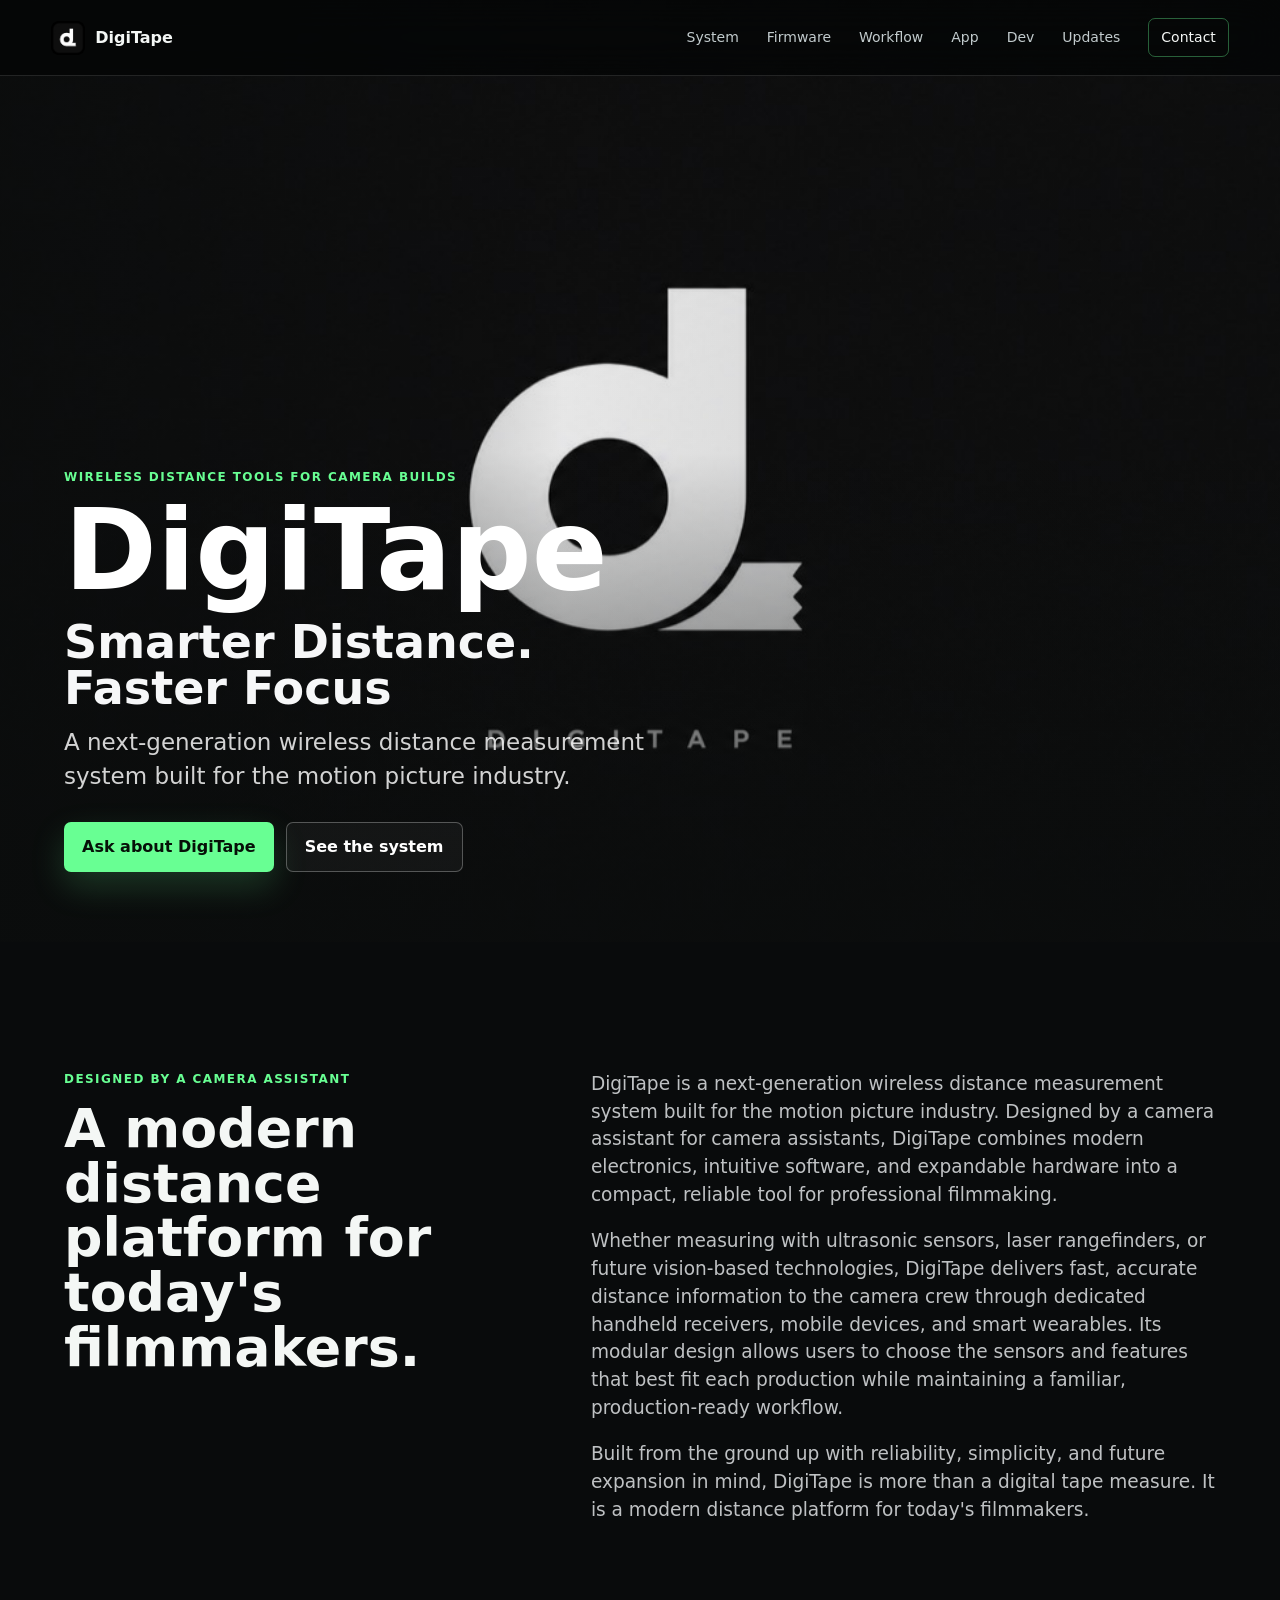
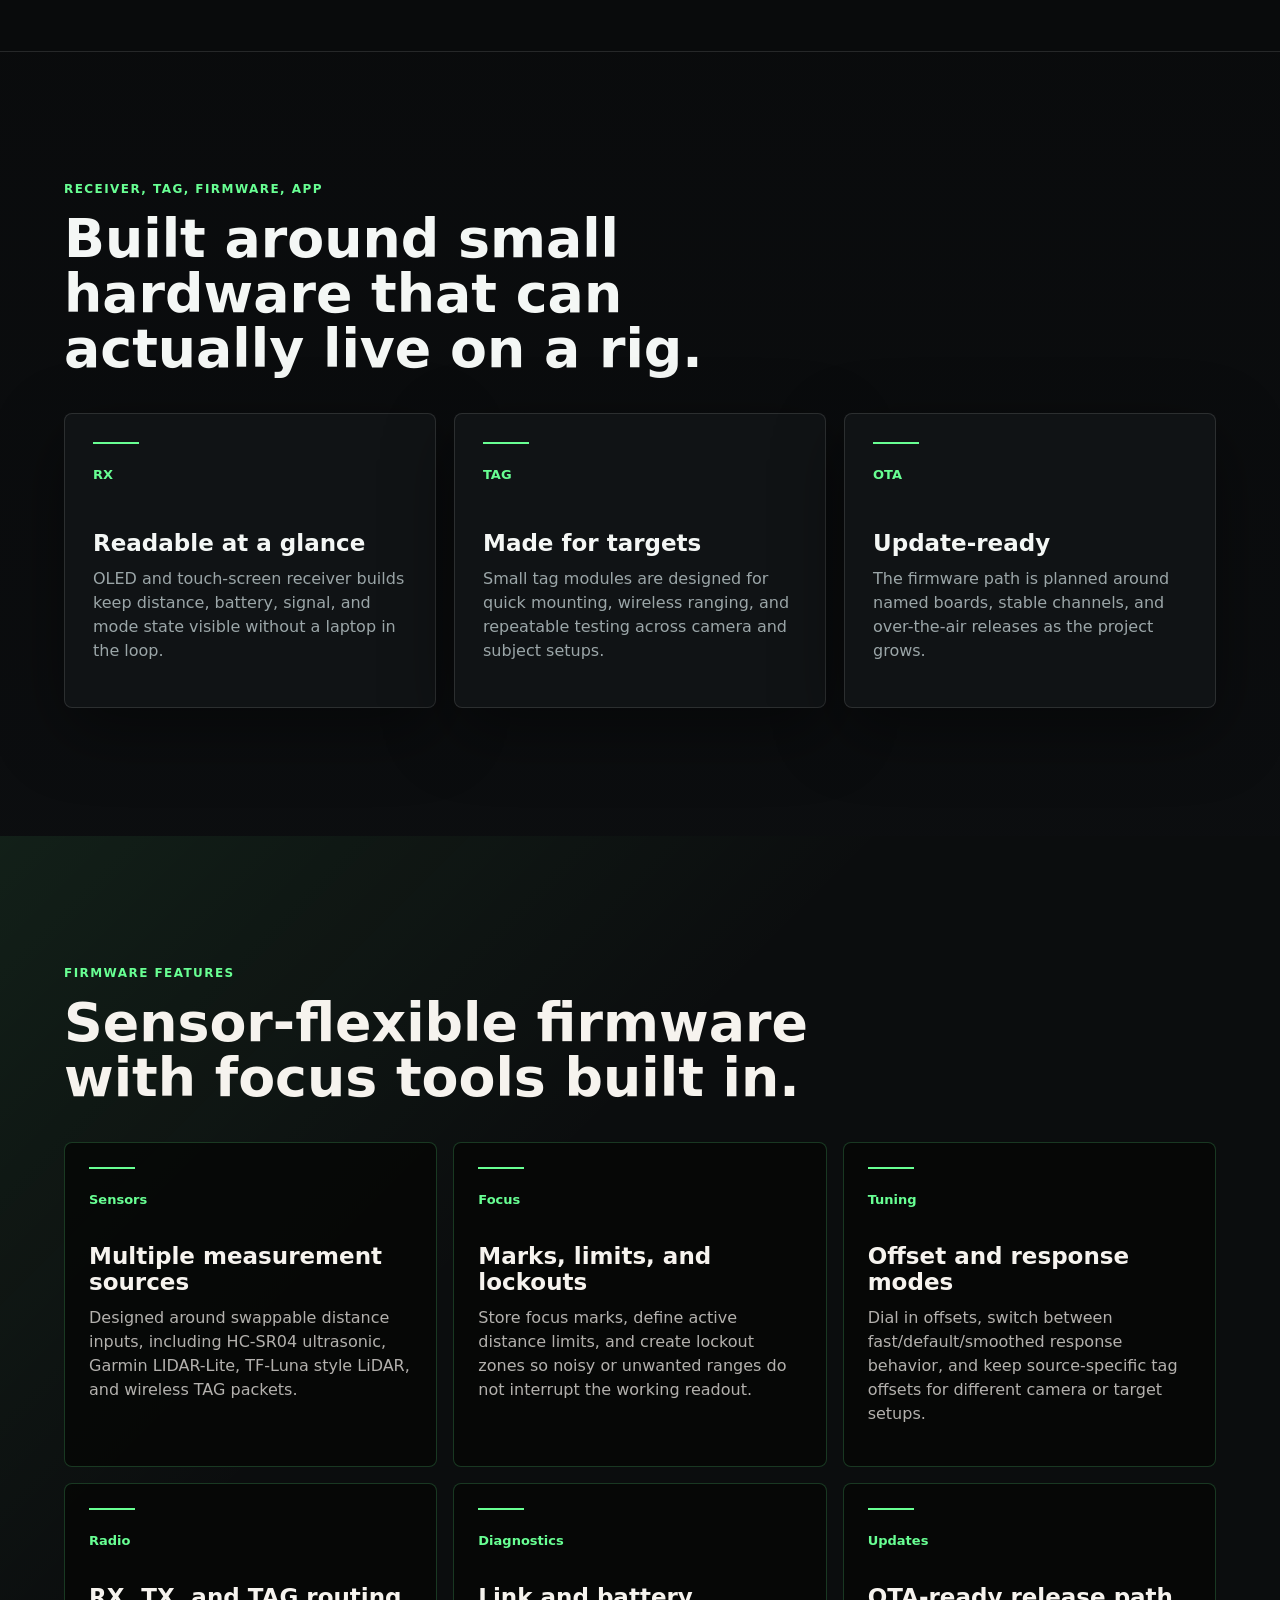
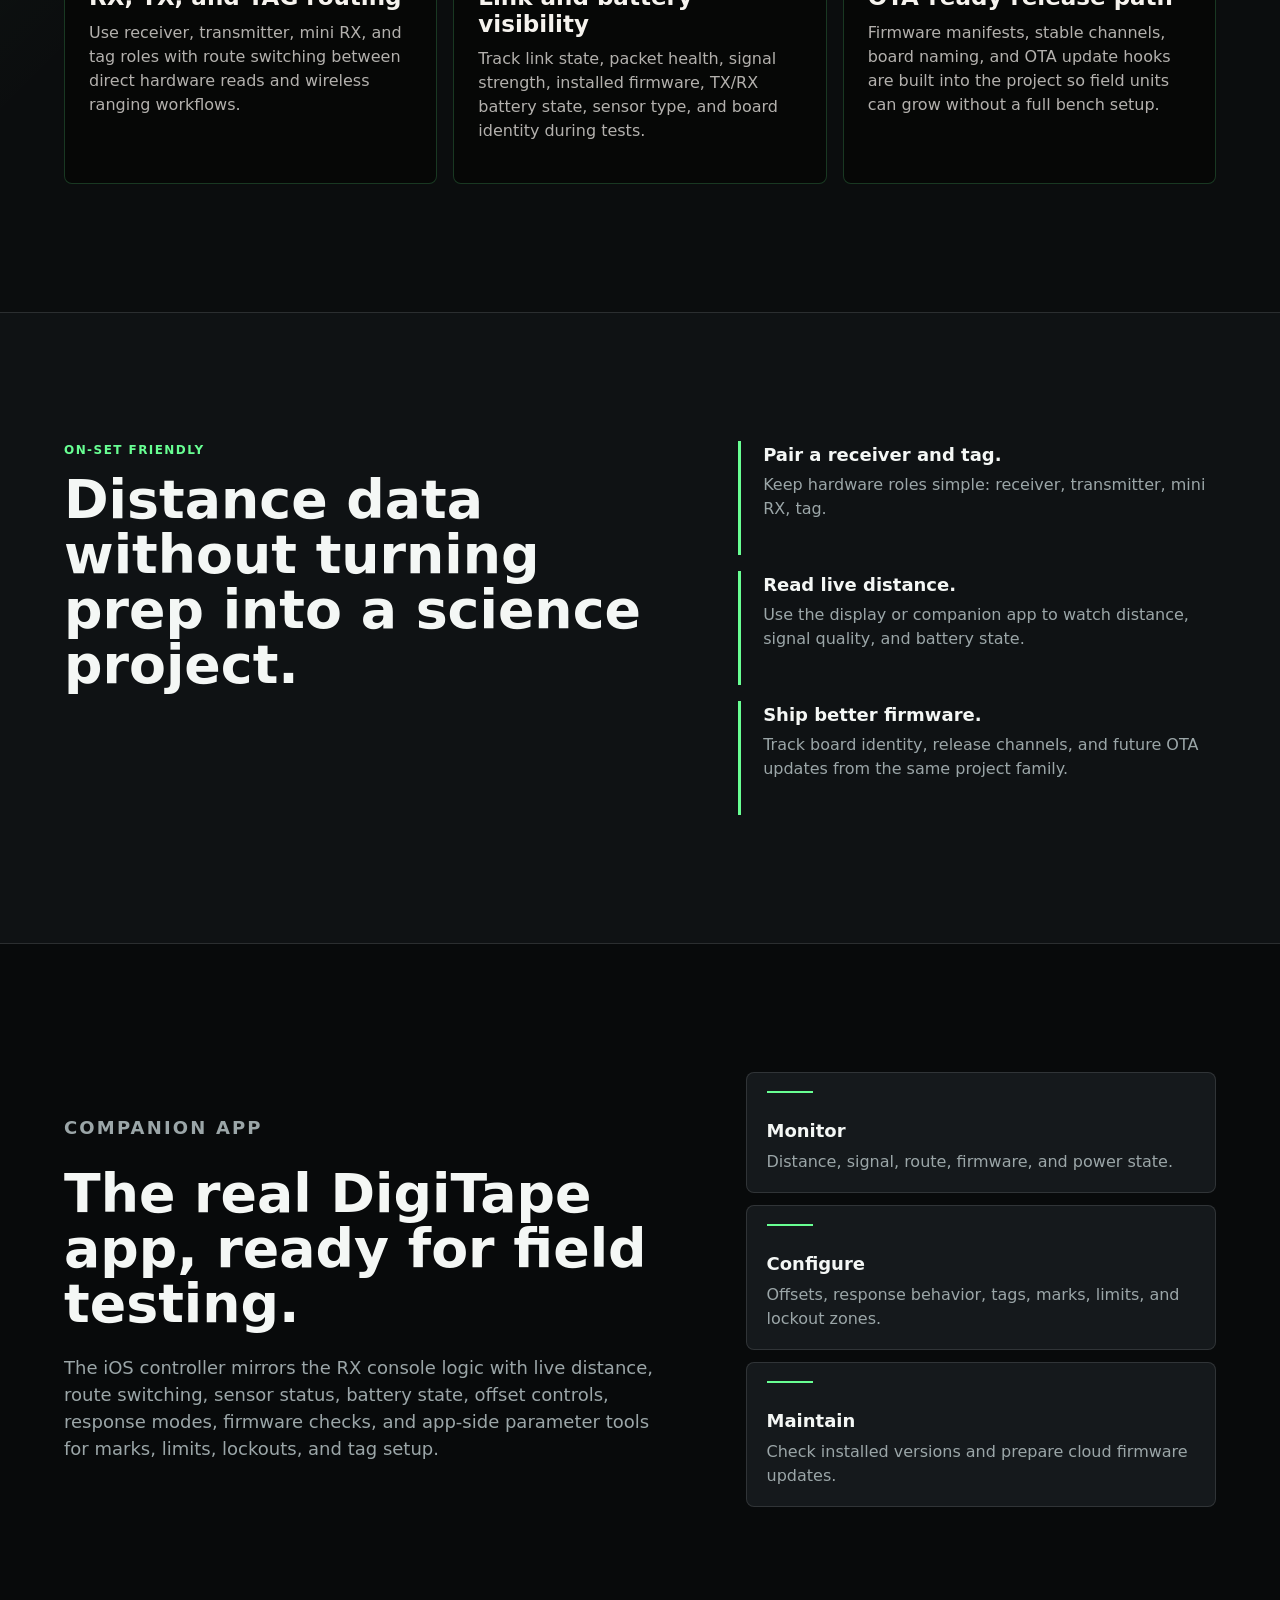
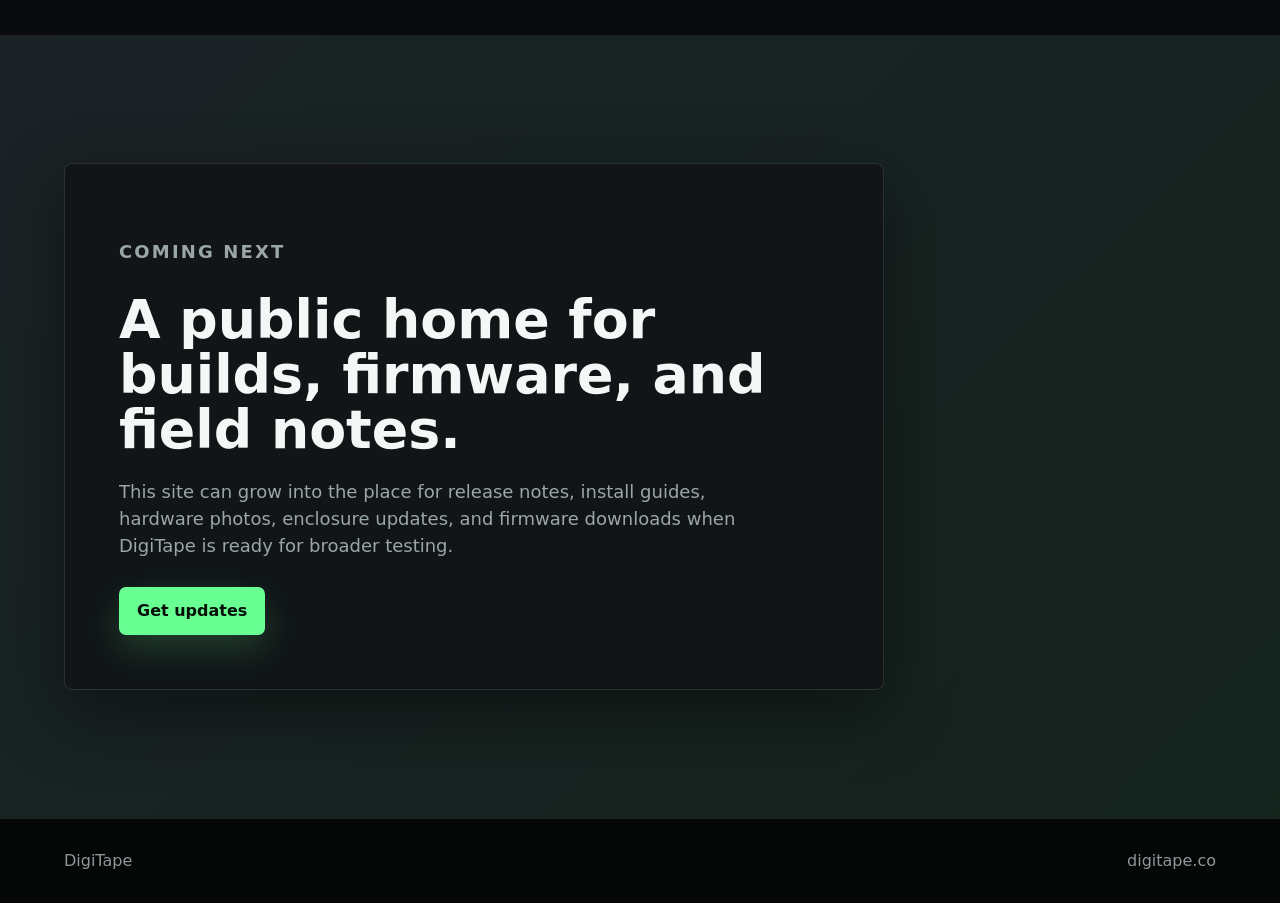
<file: index.html>
<!doctype html>
<html lang="en">
  <head>
    <meta charset="utf-8">
    <meta name="viewport" content="width=device-width, initial-scale=1">
    <meta name="description" content="Smarter Distance. Faster Focus. DigiTape is a next-generation wireless distance measurement system built for the motion picture industry.">
    <title>DigiTape</title>
    <link rel="icon" href="assets/digitape-logo.jpg">
    <link rel="apple-touch-icon" href="assets/digitape-logo.jpg">
    <link rel="preload" href="assets/digitape-logo.jpg" as="image">
    <link rel="preload" href="assets/digitape-splash.jpg" as="image">
    <link rel="stylesheet" href="styles.css">
  </head>
  <body>
    <header class="site-header">
      <a class="brand" href="#top" aria-label="DigiTape home">
        <img class="brand-logo" src="assets/digitape-logo.jpg" alt="" width="1254" height="1254" aria-hidden="true">
        <span>DigiTape</span>
      </a>
      <nav aria-label="Primary">
        <a href="#system">System</a>
        <a href="#firmware">Firmware</a>
        <a href="#workflow">Workflow</a>
        <a href="#app">App</a>
        <a href="dev/">Dev</a>
        <a href="#updates">Updates</a>
        <a class="nav-cta" href="mailto:hello@digitape.co">Contact</a>
      </nav>
    </header>

    <main id="top">
      <section class="hero" aria-labelledby="hero-title">
        <img class="hero-image" src="assets/digitape-splash.jpg" alt="DigiTape logo splash on a black background" width="1280" height="720">
        <div class="hero-overlay">
          <p class="eyebrow">Wireless distance tools for camera builds</p>
          <h1 id="hero-title">DigiTape</h1>
          <p class="hero-tagline">Smarter Distance. Faster Focus</p>
          <p class="hero-copy">
            A next-generation wireless distance measurement system built for the motion picture industry.
          </p>
          <div class="hero-actions" aria-label="DigiTape actions">
            <a class="button primary" href="mailto:hello@digitape.co?subject=DigiTape%20inquiry">Ask about DigiTape</a>
            <a class="button secondary" href="#system">See the system</a>
          </div>
        </div>
      </section>

      <section class="section platform-section" aria-labelledby="platform-title">
        <div class="section-heading">
          <p class="eyebrow">Designed by a camera assistant</p>
          <h2 id="platform-title">A modern distance platform for today&apos;s filmmakers.</h2>
        </div>
        <div class="platform-copy">
          <p>
            DigiTape is a next-generation wireless distance measurement system built for the motion picture industry. Designed by a camera assistant for camera assistants, DigiTape combines modern electronics, intuitive software, and expandable hardware into a compact, reliable tool for professional filmmaking.
          </p>
          <p>
            Whether measuring with ultrasonic sensors, laser rangefinders, or future vision-based technologies, DigiTape delivers fast, accurate distance information to the camera crew through dedicated handheld receivers, mobile devices, and smart wearables. Its modular design allows users to choose the sensors and features that best fit each production while maintaining a familiar, production-ready workflow.
          </p>
          <p>
            Built from the ground up with reliability, simplicity, and future expansion in mind, DigiTape is more than a digital tape measure. It is a modern distance platform for today&apos;s filmmakers.
          </p>
        </div>
      </section>

      <section id="system" class="section system-section" aria-labelledby="system-title">
        <div class="section-heading">
          <p class="eyebrow">Receiver, tag, firmware, app</p>
          <h2 id="system-title">Built around small hardware that can actually live on a rig.</h2>
        </div>
        <div class="feature-grid">
          <article>
            <span class="feature-kicker">RX</span>
            <h3>Readable at a glance</h3>
            <p>OLED and touch-screen receiver builds keep distance, battery, signal, and mode state visible without a laptop in the loop.</p>
          </article>
          <article>
            <span class="feature-kicker">TAG</span>
            <h3>Made for targets</h3>
            <p>Small tag modules are designed for quick mounting, wireless ranging, and repeatable testing across camera and subject setups.</p>
          </article>
          <article>
            <span class="feature-kicker">OTA</span>
            <h3>Update-ready</h3>
            <p>The firmware path is planned around named boards, stable channels, and over-the-air releases as the project grows.</p>
          </article>
        </div>
      </section>

      <section id="firmware" class="section firmware-section" aria-labelledby="firmware-title">
        <div class="section-heading">
          <p class="eyebrow">Firmware features</p>
          <h2 id="firmware-title">Sensor-flexible firmware with focus tools built in.</h2>
        </div>
        <div class="firmware-grid">
          <article>
            <span class="feature-kicker">Sensors</span>
            <h3>Multiple measurement sources</h3>
            <p>Designed around swappable distance inputs, including HC-SR04 ultrasonic, Garmin LIDAR-Lite, TF-Luna style LiDAR, and wireless TAG packets.</p>
          </article>
          <article>
            <span class="feature-kicker">Focus</span>
            <h3>Marks, limits, and lockouts</h3>
            <p>Store focus marks, define active distance limits, and create lockout zones so noisy or unwanted ranges do not interrupt the working readout.</p>
          </article>
          <article>
            <span class="feature-kicker">Tuning</span>
            <h3>Offset and response modes</h3>
            <p>Dial in offsets, switch between fast/default/smoothed response behavior, and keep source-specific tag offsets for different camera or target setups.</p>
          </article>
          <article>
            <span class="feature-kicker">Radio</span>
            <h3>RX, TX, and TAG routing</h3>
            <p>Use receiver, transmitter, mini RX, and tag roles with route switching between direct hardware reads and wireless ranging workflows.</p>
          </article>
          <article>
            <span class="feature-kicker">Diagnostics</span>
            <h3>Link and battery visibility</h3>
            <p>Track link state, packet health, signal strength, installed firmware, TX/RX battery state, sensor type, and board identity during tests.</p>
          </article>
          <article>
            <span class="feature-kicker">Updates</span>
            <h3>OTA-ready release path</h3>
            <p>Firmware manifests, stable channels, board naming, and OTA update hooks are built into the project so field units can grow without a full bench setup.</p>
          </article>
        </div>
      </section>

      <section id="workflow" class="section split-section" aria-labelledby="workflow-title">
        <div>
          <p class="eyebrow">On-set friendly</p>
          <h2 id="workflow-title">Distance data without turning prep into a science project.</h2>
        </div>
        <div class="workflow-list">
          <div>
            <strong>Pair a receiver and tag.</strong>
            <p>Keep hardware roles simple: receiver, transmitter, mini RX, tag.</p>
          </div>
          <div>
            <strong>Read live distance.</strong>
            <p>Use the display or companion app to watch distance, signal quality, and battery state.</p>
          </div>
          <div>
            <strong>Ship better firmware.</strong>
            <p>Track board identity, release channels, and future OTA updates from the same project family.</p>
          </div>
        </div>
      </section>

      <section id="app" class="section app-section" aria-labelledby="app-title">
        <div class="app-copy">
          <p class="eyebrow">Companion app</p>
          <h2 id="app-title">The real DigiTape app, ready for field testing.</h2>
          <p>
            The iOS controller mirrors the RX console logic with live distance, route switching, sensor status, battery state, offset controls, response modes, firmware checks, and app-side parameter tools for marks, limits, lockouts, and tag setup.
          </p>
        </div>
        <div class="app-feature-list">
          <div><strong>Monitor</strong><span>Distance, signal, route, firmware, and power state.</span></div>
          <div><strong>Configure</strong><span>Offsets, response behavior, tags, marks, limits, and lockout zones.</span></div>
          <div><strong>Maintain</strong><span>Check installed versions and prepare cloud firmware updates.</span></div>
        </div>
      </section>

      <section id="updates" class="section updates-section" aria-labelledby="updates-title">
        <div class="updates-panel">
          <p class="eyebrow">Coming next</p>
          <h2 id="updates-title">A public home for builds, firmware, and field notes.</h2>
          <p>
            This site can grow into the place for release notes, install guides, hardware photos, enclosure updates, and firmware downloads when DigiTape is ready for broader testing.
          </p>
          <a class="button primary" href="mailto:hello@digitape.co?subject=DigiTape%20updates">Get updates</a>
        </div>
      </section>
    </main>

    <footer class="site-footer">
      <span>DigiTape</span>
      <span>digitape.co</span>
    </footer>
  </body>
</html>
</file>
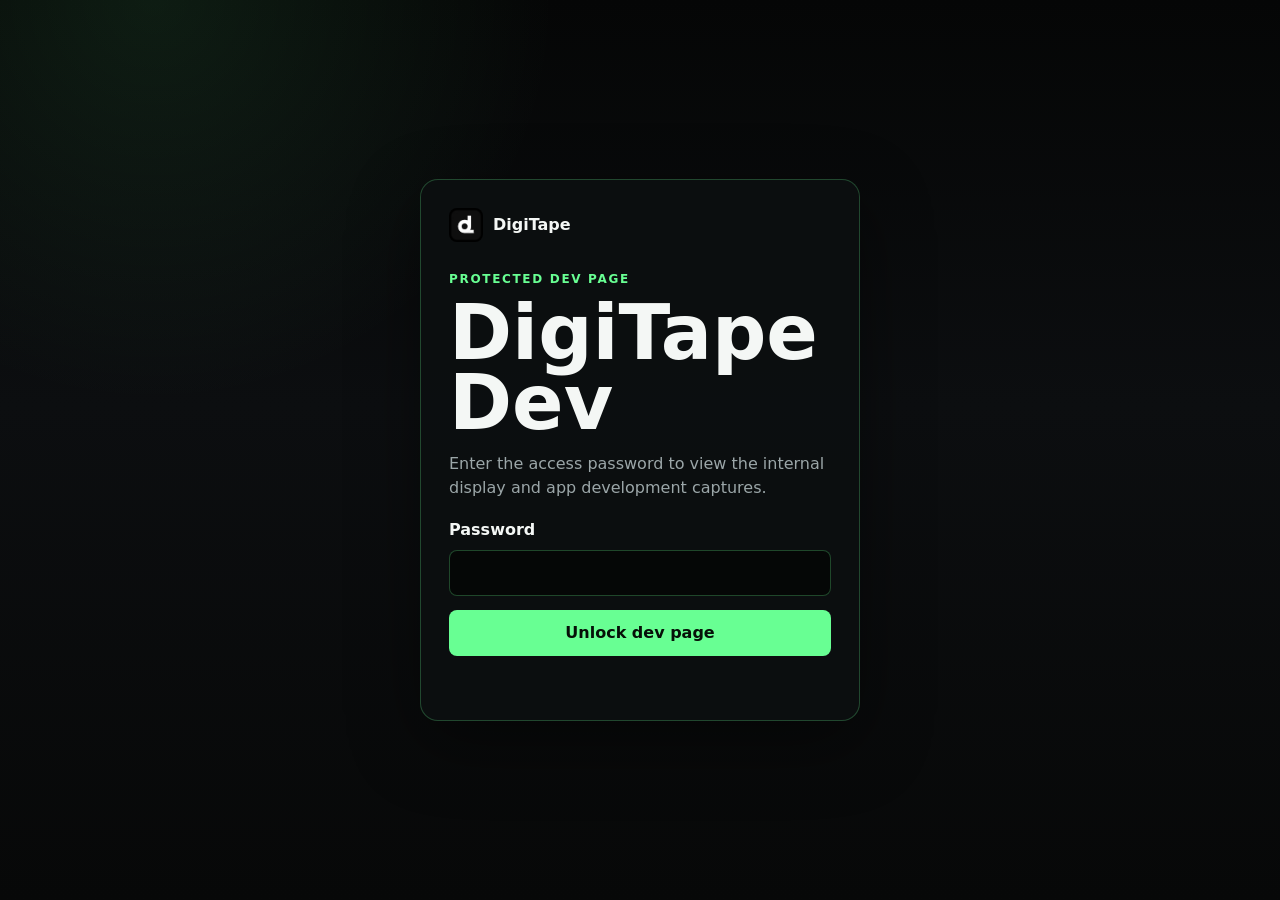
<file: dev/index.html>
<!doctype html>
<html lang="en">
  <head>
    <meta charset="utf-8">
    <meta name="viewport" content="width=device-width, initial-scale=1">
    <title>DigiTape Dev</title>
    <link rel="icon" href="../assets/digitape-logo.jpg">
    <link rel="stylesheet" href="style.css">
  </head>
  <body>
    <section class="gate" id="gate" aria-labelledby="gate-title">
      <form class="gate-card" id="gate-form">
        <a class="brand" href="../">
          <img src="../assets/digitape-logo.jpg" alt="" width="1254" height="1254" aria-hidden="true">
          <span>DigiTape</span>
        </a>
        <p class="eyebrow">Protected dev page</p>
        <h1 id="gate-title">DigiTape Dev</h1>
        <p>Enter the access password to view the internal display and app development captures.</p>
        <label>
          Password
          <input id="gate-password" type="password" autocomplete="current-password" required>
        </label>
        <button type="submit">Unlock dev page</button>
        <p class="gate-error" id="gate-error" role="alert" aria-live="polite"></p>
      </form>
    </section>

    <main class="dev is-locked" id="dev-content">
      <header class="dev-header">
        <a class="brand" href="../">
          <img src="../assets/digitape-logo.jpg" alt="" width="1254" height="1254" aria-hidden="true">
          <span>DigiTape</span>
        </a>
        <a class="back-link" href="../">Back to site</a>
      </header>

      <section class="intro">
        <p class="eyebrow">DigiTape Dev</p>
        <h1>Display, firmware, and app workbench.</h1>
        <p>
          Live browser simulator for checking RX display behavior while tuning firmware and app state.
        </p>
      </section>

      <section class="panel simulator-panel" aria-labelledby="sim-title">
        <div class="section-heading">
          <p class="eyebrow">Live simulator</p>
          <h2 id="sim-title">Interactive RX simulator</h2>
          <p>Adjust the core RX display state directly in the browser.</p>
        </div>
        <iframe class="sim-frame" src="rx241-simulator/" title="Interactive DigiTape RX 2.41 simulator" scrolling="no"></iframe>
      </section>
    </main>

    <script>
      const passwordHash = "582b16576953510c763c95b6d5b1b098b63f9ce7b8dbf36eab66df2ce847a8a8";
      const gate = document.querySelector("#gate");
      const content = document.querySelector("#dev-content");
      const form = document.querySelector("#gate-form");
      const input = document.querySelector("#gate-password");
      const error = document.querySelector("#gate-error");

      function unlock() {
        sessionStorage.setItem("digitape-dev-unlocked", "true");
        gate.hidden = true;
        content.classList.remove("is-locked");
      }

      async function sha256(value) {
        const data = new TextEncoder().encode(value);
        const digest = await crypto.subtle.digest("SHA-256", data);
        return Array.from(new Uint8Array(digest)).map((byte) => byte.toString(16).padStart(2, "0")).join("");
      }

      if (sessionStorage.getItem("digitape-dev-unlocked") === "true") {
        unlock();
      }

      form.addEventListener("submit", async (event) => {
        event.preventDefault();
        error.textContent = "";
        if (await sha256(input.value) === passwordHash) {
          unlock();
        } else {
          input.value = "";
          input.focus();
          error.textContent = "Password did not match.";
        }
      });
    </script>
  </body>
</html>
</file>
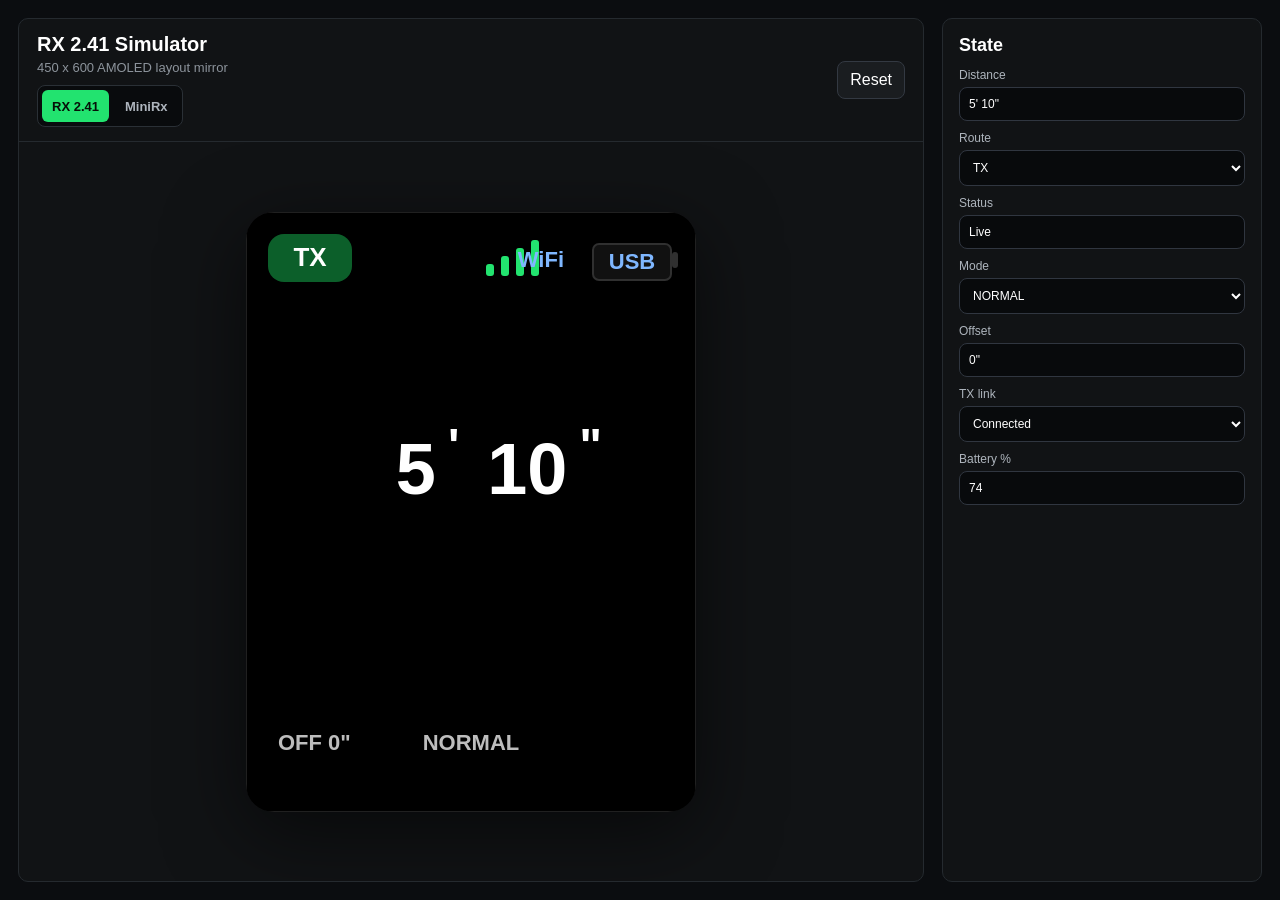
<file: dev/rx241-simulator/index.html>
<!doctype html>
<html lang="en">
<head>
  <meta charset="utf-8">
  <meta name="viewport" content="width=device-width, initial-scale=1">
  <title>DigiTape RX Simulator</title>
  <link rel="stylesheet" href="styles.css">
</head>
<body>
  <main class="app-shell">
    <section class="sim-panel" aria-label="Mini RX simulator">
      <div class="toolbar">
        <div>
          <h1 id="simTitle">RX 2.41 Simulator</h1>
          <p id="simSubtitle">450 x 600 AMOLED layout mirror</p>
          <div class="sim-tabs" role="tablist" aria-label="Simulator model">
            <button class="sim-tab is-active" id="tab-rx241" type="button" role="tab" aria-selected="true" data-profile="rx241">RX 2.41</button>
            <button class="sim-tab" id="tab-mini18" type="button" role="tab" aria-selected="false" data-profile="mini18">MiniRx</button>
          </div>
        </div>
        <div class="toolbar-actions">
          <button id="resetState" type="button">Reset</button>
        </div>
      </div>

      <div class="workspace">
        <div class="device-frame" id="deviceFrame">
          <div class="screen" id="screen" data-screen="home" aria-label="Simulated Mini RX display">
            <div class="page page-home active" data-page="home">
              <button class="tx-pill hit" id="txPill" type="button" title="Tap TX/source"></button>
              <button class="signal-hit hit" id="signalHit" type="button" title="Connection page"></button>
              <div class="signal-bars" id="signalBars" aria-hidden="true"></div>
              <div class="wifi-icon" id="wifiIcon">WiFi</div>
              <button class="battery-pill hit" id="batteryPill" type="button" title="Power page"></button>

              <div class="distance-readout" aria-label="Distance readout">
                <div class="feet-number" id="feetNumber"></div>
                <div class="feet-marker">'</div>
                <div class="inch-number" id="inchNumber"></div>
                <div class="inch-marker">&quot;</div>
              </div>

              <div class="status-line" id="statusLine"></div>
              <button class="bottom-offset hit" id="offsetLabel" type="button" title="Cycle offset"></button>
              <button class="bottom-mode hit" id="modeLabel" type="button" title="Cycle mode"></button>
              <button class="settings-hotspot hit" id="settingsHotspot" type="button" title="Settings"></button>
            </div>

            <div class="page page-settings" data-page="settings">
              <div class="page-title small">SETTINGS</div>
              <button class="menu-button" data-open="brightness" type="button">Brightness</button>
              <button class="menu-button" data-open="wifi" type="button">WiFi</button>
              <button class="menu-button" data-open="debug" type="button">Debug WiFi</button>
              <button class="menu-button" data-open="diagnostics" type="button">Diagnostics</button>
            </div>

            <div class="page page-power" data-page="power">
              <button class="back-hotspot" data-open="home" type="button">BACK</button>
              <div class="page-title">POWER</div>
              <pre class="info-block" id="powerInfo"></pre>
            </div>

            <div class="page page-connection" data-page="connection">
              <button class="back-hotspot" data-open="home" type="button">BACK</button>
              <div class="page-title">CONNECTION</div>
              <pre class="info-block" id="connectionInfo"></pre>
            </div>

            <div class="page page-offset" data-page="offset">
              <div class="page-title">OFFSET</div>
              <div class="offset-readout" id="offsetReadout"></div>
              <button class="offset-adjust offset-minus" id="offsetMinus" type="button">-</button>
              <button class="offset-adjust offset-plus" id="offsetPlus" type="button">+</button>
              <button class="menu-close" data-open="home" type="button">MENU</button>
            </div>

            <div class="page page-diagnostics" data-page="diagnostics">
              <button class="back-hotspot" data-open="settings" type="button">BACK</button>
              <div class="page-title">DIAGNOSTICS</div>
              <pre class="diag-block" id="diagInfo"></pre>
            </div>

            <div class="page page-generic" data-page="brightness">
              <button class="back-hotspot" data-open="settings" type="button">BACK</button>
              <div class="page-title small">BRIGHTNESS</div>
              <div class="generic-title">Display</div>
              <input id="brightnessSlider" class="brightness-slider" type="range" min="30" max="255" value="255">
            </div>

            <div class="page page-generic" data-page="wifi">
              <button class="back-hotspot" data-open="settings" type="button">BACK</button>
              <div class="wifi-large">WiFi</div>
              <div class="generic-title">WiFi</div>
              <pre class="center-info" id="wifiInfo"></pre>
            </div>

            <div class="page page-generic" data-page="debug">
              <button class="back-hotspot" data-open="settings" type="button">BACK</button>
              <div class="page-title small">DEBUG WIFI</div>
              <div class="generic-title">Preview Mode</div>
              <pre class="center-info">Browser simulator\nNo BLE while debug WiFi is active</pre>
            </div>
          </div>
        </div>
      </div>
    </section>

    <aside class="controls" aria-label="Simulator controls">
      <h2>State</h2>
      <label>Distance
        <input id="distanceInput" type="text" value="5' 10&quot;">
      </label>
      <label>Route
        <select id="routeInput">
          <option value="TX">TX</option>
          <option value="RX">RX</option>
        </select>
      </label>
      <label>Status
        <input id="statusInput" type="text" value="Live">
      </label>
      <label>Mode
        <select id="modeInput">
          <option value="FAST">FAST</option>
          <option value="NORMAL" selected>NORMAL</option>
          <option value="SMOOTH">SMOOTH</option>
          <option value="SLOW">SLOW</option>
        </select>
      </label>
      <label>Offset
        <input id="offsetInput" type="text" value="0&quot;">
      </label>
      <label>TX link
        <select id="connectedInput">
          <option value="true" selected>Connected</option>
          <option value="false">Disconnected</option>
        </select>
      </label>
      <label>Battery %
        <input id="batteryInput" type="number" min="0" max="100" value="74">
      </label>
    </aside>
  </main>

  <script src="app.js"></script>
</body>
</html>
</file>
<file: styles.css>
:root {
  color-scheme: dark;
  --ink: #f4f7f5;
  --muted: #9ba6a8;
  --paper: #070808;
  --panel: #101315;
  --panel-strong: #15191c;
  --line: rgba(244, 247, 245, 0.12);
  --accent: #68ff93;
  --accent-dark: #36c965;
  --amber: #d6ff68;
  --steel: #7ba7b5;
  --shadow: 0 22px 70px rgba(0, 0, 0, 0.44);
}

* {
  box-sizing: border-box;
}

html {
  scroll-behavior: smooth;
}

body {
  margin: 0;
  background:
    radial-gradient(circle at 12% 0%, rgba(104, 255, 147, 0.08), transparent 28%),
    linear-gradient(180deg, #050606 0%, #0c0e10 45%, #070808 100%);
  color: var(--ink);
  font-family: Inter, ui-sans-serif, system-ui, -apple-system, BlinkMacSystemFont, "Segoe UI", sans-serif;
  line-height: 1.5;
}

a {
  color: inherit;
}

.site-header {
  position: fixed;
  top: 0;
  left: 0;
  right: 0;
  z-index: 10;
  display: flex;
  align-items: center;
  justify-content: space-between;
  gap: 24px;
  padding: 18px clamp(18px, 4vw, 52px);
  background: rgba(5, 6, 6, 0.78);
  border-bottom: 1px solid var(--line);
  backdrop-filter: blur(18px);
}

.brand,
nav {
  display: flex;
  align-items: center;
}

.brand {
  gap: 10px;
  font-weight: 800;
  text-decoration: none;
}

.brand-logo {
  display: block;
  width: 34px;
  height: 34px;
  border-radius: 8px;
  background: var(--ink);
  object-fit: cover;
}

nav {
  gap: clamp(12px, 2.3vw, 28px);
  color: #c2cbcd;
  font-size: 14px;
}

nav a {
  text-decoration: none;
}

.nav-cta {
  padding: 8px 12px;
  border: 1px solid rgba(104, 255, 147, 0.36);
  border-radius: 7px;
  color: #f4f7f5;
}

.hero {
  position: relative;
  min-height: 92vh;
  display: grid;
  align-items: end;
  overflow: hidden;
  background: #1a1a18;
}

.hero::after {
  content: "";
  position: absolute;
  inset: 0;
  background:
    linear-gradient(90deg, rgba(10, 12, 12, 0.68), rgba(10, 12, 12, 0.08) 44%, rgba(10, 12, 12, 0.24)),
    linear-gradient(0deg, rgba(10, 12, 12, 0.84), rgba(10, 12, 12, 0.02) 52%);
}

.hero-image {
  position: absolute;
  inset: 0;
  width: 100%;
  height: 100%;
  object-fit: cover;
  object-position: center;
}

.hero-overlay {
  position: relative;
  z-index: 1;
  width: min(760px, calc(100% - 36px));
  padding: 52vh clamp(18px, 5vw, 70px) 70px;
  color: #fff;
}

.eyebrow {
  margin: 0 0 14px;
  color: var(--accent);
  font-size: 12px;
  font-weight: 800;
  letter-spacing: 0.12em;
  text-transform: uppercase;
}

.hero .eyebrow {
  color: var(--accent);
}

h1,
h2,
h3,
p {
  margin-top: 0;
}

h1 {
  margin-bottom: 18px;
  font-size: clamp(56px, 9vw, 112px);
  line-height: 0.9;
  letter-spacing: 0;
}

h2 {
  max-width: 780px;
  margin-bottom: 0;
  font-size: clamp(30px, 4.2vw, 56px);
  line-height: 1.02;
  letter-spacing: 0;
}

h3 {
  margin-bottom: 10px;
  font-size: 23px;
  line-height: 1.15;
  letter-spacing: 0;
}

.hero-copy {
  max-width: 620px;
  margin-bottom: 28px;
  color: rgba(255, 255, 255, 0.82);
  font-size: clamp(18px, 2vw, 23px);
}

.hero-tagline {
  max-width: 680px;
  margin-bottom: 14px;
  color: #f6f7f8;
  font-size: clamp(26px, 4vw, 46px);
  font-weight: 800;
  line-height: 1;
}

.hero-actions {
  display: flex;
  flex-wrap: wrap;
  gap: 12px;
}

.button {
  display: inline-flex;
  min-height: 46px;
  align-items: center;
  justify-content: center;
  padding: 12px 18px;
  border-radius: 7px;
  font-weight: 800;
  text-decoration: none;
}

.button.primary {
  background: var(--accent);
  color: #061008;
  box-shadow: 0 14px 34px rgba(104, 255, 147, 0.18);
}

.button.primary:hover {
  background: var(--accent-dark);
}

.button.secondary {
  border: 1px solid rgba(255, 255, 255, 0.28);
  color: #fff;
  background: rgba(255, 255, 255, 0.04);
}

.section {
  padding: clamp(74px, 10vw, 132px) clamp(18px, 5vw, 70px);
}

.section-heading {
  margin-bottom: 36px;
}

.platform-section {
  display: grid;
  grid-template-columns: minmax(0, 0.72fr) minmax(320px, 1fr);
  gap: clamp(34px, 6vw, 92px);
  align-items: start;
  background: #090b0c;
  border-bottom: 1px solid var(--line);
}

.platform-copy {
  display: grid;
  gap: 18px;
  max-width: 780px;
}

.platform-copy p {
  margin: 0;
  color: rgba(236, 239, 241, 0.8);
  font-size: clamp(17px, 1.45vw, 20px);
}

.feature-grid {
  display: grid;
  grid-template-columns: repeat(3, minmax(0, 1fr));
  gap: 18px;
}

.feature-grid article {
  position: relative;
  min-height: 250px;
  padding: 28px;
  background: var(--panel);
  border: 1px solid var(--line);
  border-radius: 8px;
  box-shadow: var(--shadow);
}

.feature-grid article::before,
.firmware-grid article::before,
.app-feature-list div::before {
  content: "";
  display: block;
  width: 46px;
  height: 2px;
  margin-bottom: 18px;
  background: var(--accent);
}

.feature-kicker {
  display: inline-flex;
  margin-bottom: 46px;
  color: var(--accent);
  font-size: 13px;
  font-weight: 900;
}

.feature-grid p,
.workflow-list p,
.app-copy p,
.updates-panel p {
  color: var(--muted);
}

.firmware-section {
  background:
    linear-gradient(135deg, rgba(104, 255, 147, 0.08), transparent 38%),
    #0b0d0e;
  color: #f6f3ee;
}

.firmware-section .eyebrow,
.firmware-section .feature-kicker {
  color: #68ff93;
}

.firmware-grid {
  display: grid;
  grid-template-columns: repeat(3, minmax(0, 1fr));
  gap: 16px;
}

.firmware-grid article {
  position: relative;
  min-height: 248px;
  padding: 24px;
  border: 1px solid rgba(104, 255, 147, 0.2);
  border-radius: 8px;
  background: rgba(5, 7, 6, 0.82);
}

.firmware-grid p {
  color: rgba(246, 243, 238, 0.72);
}

.firmware-grid .feature-kicker {
  margin-bottom: 34px;
}

.split-section {
  display: grid;
  grid-template-columns: minmax(0, 0.9fr) minmax(320px, 0.72fr);
  gap: clamp(34px, 6vw, 88px);
  background: #0f1214;
  border-top: 1px solid var(--line);
  border-bottom: 1px solid var(--line);
}

.workflow-list {
  display: grid;
  gap: 16px;
}

.workflow-list div {
  padding: 0 0 18px 22px;
  border-left: 3px solid var(--accent);
}

.workflow-list strong {
  display: block;
  margin-bottom: 5px;
  font-size: 18px;
}

.app-section {
  display: grid;
  grid-template-columns: minmax(0, 0.78fr) minmax(320px, 0.62fr);
  gap: clamp(38px, 7vw, 96px);
  align-items: center;
  background: #080a0b;
}

.app-copy p {
  max-width: 620px;
  margin: 22px 0 26px;
  font-size: 18px;
}

.app-feature-list {
  display: grid;
  gap: 12px;
}

.app-feature-list div {
  display: grid;
  gap: 6px;
  padding: 18px 20px;
  border: 1px solid var(--line);
  border-radius: 8px;
  background: var(--panel-strong);
}

.app-feature-list strong {
  color: var(--ink);
  font-size: 18px;
}

.app-feature-list span {
  color: var(--muted);
}

.updates-section {
  background:
    linear-gradient(135deg, rgba(123, 167, 181, 0.12), rgba(104, 255, 147, 0.08)),
    #0d1012;
}

.updates-panel {
  max-width: 820px;
  padding: clamp(30px, 5vw, 54px);
  background: rgba(16, 19, 21, 0.82);
  border: 1px solid var(--line);
  border-radius: 8px;
  box-shadow: var(--shadow);
}

.updates-panel p {
  max-width: 650px;
  margin: 20px 0 28px;
  font-size: 18px;
}

.site-footer {
  display: flex;
  justify-content: space-between;
  gap: 18px;
  padding: 30px clamp(18px, 5vw, 70px);
  color: #8e989a;
  border-top: 1px solid var(--line);
  background: #050606;
}

@media (max-width: 760px) {
  .site-header {
    align-items: flex-start;
  }

  nav {
    justify-content: flex-end;
    flex-wrap: wrap;
  }

  nav a:not(.nav-cta) {
    display: none;
  }

  .hero {
    min-height: 88vh;
  }

  .hero::after {
    background:
      linear-gradient(90deg, rgba(10, 12, 12, 0.36), rgba(10, 12, 12, 0.08)),
      linear-gradient(0deg, rgba(10, 12, 12, 0.88), rgba(10, 12, 12, 0.08) 60%);
  }

  .hero-image {
    object-position: center;
  }

  .hero-overlay {
    padding-top: 52vh;
    padding-bottom: 50px;
  }

  .feature-grid,
  .firmware-grid,
  .platform-section,
  .split-section,
  .app-section {
    grid-template-columns: 1fr;
  }

  .feature-grid article {
    min-height: 0;
  }

  .feature-kicker {
    margin-bottom: 24px;
  }

  .site-footer {
    flex-direction: column;
  }
}
</file>
<file: dev/style.css>
:root {
  color-scheme: dark;
  --bg: #060707;
  --panel: #111517;
  --panel-strong: #171d20;
  --line: rgba(244, 247, 245, 0.12);
  --accent: #68ff93;
  --text: #f4f7f5;
  --muted: #9ba6a8;
  --shadow: 0 22px 70px rgba(0, 0, 0, 0.44);
}

* {
  box-sizing: border-box;
}

body {
  margin: 0;
  min-height: 100svh;
  overflow-x: hidden;
  background:
    radial-gradient(circle at 12% 0%, rgba(104, 255, 147, 0.09), transparent 28%),
    linear-gradient(180deg, #050606 0%, #0c0e10 45%, #070808 100%);
  color: var(--text);
  font-family: Inter, ui-sans-serif, system-ui, -apple-system, BlinkMacSystemFont, "Segoe UI", sans-serif;
  line-height: 1.5;
}

a {
  color: inherit;
}

.gate {
  min-height: 100svh;
  display: grid;
  place-items: center;
  padding: 24px;
}

.gate[hidden],
.is-locked {
  display: none !important;
}

.gate-card {
  width: min(100%, 440px);
  padding: 28px;
  border: 1px solid rgba(104, 255, 147, 0.24);
  border-radius: 18px;
  background: rgba(12, 15, 16, 0.88);
  box-shadow: var(--shadow);
}

.brand {
  display: inline-flex;
  align-items: center;
  gap: 10px;
  color: var(--text);
  font-weight: 900;
  text-decoration: none;
}

.brand img {
  width: 34px;
  height: 34px;
  border-radius: 8px;
  object-fit: cover;
}

.gate-card .brand {
  margin-bottom: 28px;
}

.eyebrow {
  margin: 0 0 10px;
  color: var(--accent);
  font-size: 12px;
  font-weight: 900;
  letter-spacing: 0.14em;
  text-transform: uppercase;
}

h1,
h2,
h3,
p {
  margin-top: 0;
}

h1 {
  margin-bottom: 14px;
  font-size: clamp(38px, 8vw, 76px);
  line-height: 0.92;
  letter-spacing: 0;
}

h2 {
  margin-bottom: 0;
  font-size: clamp(28px, 4vw, 48px);
  line-height: 1;
}

p {
  color: var(--muted);
}

label {
  display: grid;
  gap: 8px;
  margin: 18px 0 14px;
  font-weight: 800;
}

input {
  min-height: 46px;
  padding: 10px 12px;
  border: 1px solid rgba(104, 255, 147, 0.26);
  border-radius: 8px;
  background: #050706;
  color: var(--text);
  font: inherit;
}

button {
  width: 100%;
  min-height: 46px;
  border: 1px solid rgba(104, 255, 147, 0.45);
  border-radius: 8px;
  background: var(--accent);
  color: #061008;
  font: inherit;
  font-weight: 900;
}

.gate-error {
  min-height: 22px;
  margin: 14px 0 0;
  color: #ff8f8f;
}

.dev {
  width: min(100%, 1440px);
  margin: 0 auto;
  padding: 24px clamp(18px, 4vw, 54px) 80px;
  overflow-x: hidden;
}

.dev-header {
  position: sticky;
  top: 0;
  z-index: 5;
  display: flex;
  align-items: center;
  justify-content: space-between;
  gap: 18px;
  margin: -24px calc(clamp(18px, 4vw, 54px) * -1) 0;
  padding: 18px clamp(18px, 4vw, 54px);
  border-bottom: 1px solid var(--line);
  background: rgba(5, 6, 6, 0.78);
  backdrop-filter: blur(18px);
}

.back-link {
  padding: 8px 12px;
  border: 1px solid rgba(104, 255, 147, 0.36);
  border-radius: 7px;
  font-weight: 800;
  text-decoration: none;
}

.intro {
  padding: clamp(84px, 12vw, 150px) 0 clamp(54px, 8vw, 100px);
}

.intro p {
  max-width: 760px;
  font-size: 18px;
}

.panel {
  margin-bottom: 28px;
  padding: clamp(22px, 4vw, 34px);
  border: 1px solid var(--line);
  border-radius: 10px;
  background: rgba(17, 21, 23, 0.82);
  box-shadow: var(--shadow);
}

.app-panel {
  display: grid;
  grid-template-columns: minmax(0, 1fr) minmax(220px, 340px);
  gap: clamp(24px, 5vw, 56px);
  align-items: center;
}

.phone-shot {
  margin: 0;
}

.phone-shot img {
  display: block;
  width: 100%;
  height: auto;
  max-height: 640px;
  object-fit: contain;
  border: 10px solid #0b0e10;
  border-radius: 36px;
  background: #000;
}

.open-sim {
  display: inline-flex;
  min-height: 42px;
  align-items: center;
  margin-top: 8px;
  padding: 10px 14px;
  border: 1px solid rgba(104, 255, 147, 0.36);
  border-radius: 7px;
  color: var(--text);
  font-weight: 900;
  text-decoration: none;
}

.simulator-panel {
  padding-bottom: 18px;
}

.sim-frame {
  display: block;
  max-width: 100%;
  width: 100%;
  height: min(920px, 82vh);
  border: 1px solid rgba(104, 255, 147, 0.18);
  border-radius: 10px;
  background: #050606;
}

.section-heading {
  margin-bottom: 26px;
}

.screen-grid {
  display: grid;
  grid-template-columns: repeat(4, minmax(0, 1fr));
  gap: 14px;
}

figure {
  margin: 0;
}

.screen-grid figure {
  padding: 12px;
  border: 1px solid rgba(104, 255, 147, 0.16);
  border-radius: 8px;
  background: #070909;
}

.screen-grid img {
  display: block;
  width: 100%;
  height: auto;
  border: 1px solid rgba(104, 255, 147, 0.18);
  border-radius: 5px;
  background: #020802;
}

figcaption {
  margin-top: 10px;
  color: var(--muted);
  font-size: 13px;
  font-weight: 800;
}

@media (max-width: 900px) {
  .app-panel,
  .screen-grid {
    grid-template-columns: 1fr;
  }

  .sim-frame {
    height: 100svh;
    min-height: 720px;
  }

  .dev-header {
    align-items: flex-start;
  }
}

@media (max-width: 520px) {
  .dev {
    padding: 18px 10px 56px;
  }

  .panel {
    padding: 14px;
  }

  .simulator-panel {
    margin-left: -4px;
    margin-right: -4px;
    padding-left: 8px;
    padding-right: 8px;
  }
}
</file>
<file: dev/rx241-simulator/styles.css>
:root {
  --screen-w: 450px;
  --screen-h: 600px;
  --scale: 1;
  --bg: #050505;
  --panel: #111315;
  --text: #ffffff;
  --muted: #bdbdbd;
  --green: #22e36f;
  --blue: #7fb7ff;
  --red: #d62626;
  --orange: #ff9f2e;
}

* { box-sizing: border-box; }
html {
  width: 100%;
  height: 100%;
  overflow: hidden;
}
body {
  margin: 0;
  width: 100%;
  height: 100%;
  overflow: hidden;
  background: #0b0d10;
  color: var(--text);
  font-family: -apple-system, BlinkMacSystemFont, "SF Pro Display", "Inter", "Segoe UI", sans-serif;
}
button, input, select { font: inherit; }
button { cursor: pointer; }

.app-shell {
  height: 100svh;
  display: grid;
  grid-template-columns: minmax(0, 1fr) 320px;
  gap: 18px;
  padding: 18px;
  overflow: hidden;
}
.sim-panel, .controls {
  min-width: 0;
  background: var(--panel);
  border: 1px solid #252a2f;
  border-radius: 10px;
}
.sim-panel { min-height: 0; display: grid; grid-template-rows: auto minmax(0, 1fr); overflow: hidden; }
.toolbar {
  min-height: 76px;
  display: flex;
  align-items: center;
  justify-content: space-between;
  gap: 16px;
  min-width: 0;
  padding: 14px 18px;
  border-bottom: 1px solid #252a2f;
}
h1, h2, p { margin: 0; }
h1 { font-size: 20px; font-weight: 750; }
p { color: #8d949c; font-size: 13px; margin-top: 4px; }
.toolbar-actions { display: flex; gap: 8px; }
.toolbar-actions button { white-space: nowrap; }
.toolbar-actions button, .controls button {
  color: var(--text);
  background: #1a1d20;
  border: 1px solid #333942;
  border-radius: 8px;
  padding: 9px 12px;
}
.sim-tabs {
  display: inline-flex;
  gap: 6px;
  margin-top: 10px;
  padding: 4px;
  border: 1px solid #2a3036;
  border-radius: 8px;
  background: #090b0d;
}
.sim-tab {
  min-height: 32px;
  color: #aeb5bd;
  background: transparent;
  border: 0;
  border-radius: 6px;
  padding: 6px 10px;
  font-size: 13px;
  font-weight: 800;
}
.sim-tab.is-active {
  color: #061008;
  background: var(--green);
}
.workspace {
  min-height: 0;
  display: grid;
  place-items: center;
  padding: 22px;
  overflow: hidden;
}
.device-frame {
  width: calc(var(--screen-w) * var(--scale));
  height: calc(var(--screen-h) * var(--scale));
  position: relative;
  display: block;
  overflow: hidden;
  background: #000;
  border-radius: calc(28px * var(--scale));
  box-shadow: 0 20px 80px rgba(0,0,0,.55), inset 0 0 0 1px #242424;
}
.screen {
  position: relative;
  width: var(--screen-w);
  height: var(--screen-h);
  background: #000;
  overflow: hidden;
  transform: scale(var(--scale));
  transform-origin: top left;
  border-radius: 22px;
}
.screen::after {
  content: "";
  position: absolute;
  inset: 0;
  pointer-events: none;
  border-radius: 22px;
  box-shadow: inset 0 0 0 1px #202020;
}
.page { position: absolute; inset: 0; display: none; background: #000; }
.page.active { display: block; }
.hit { border: 0; padding: 0; background: transparent; color: inherit; }
.tx-pill {
  position: absolute; left: 22px; top: 22px; width: 84px; height: 48px;
  border-radius: 16px; background: #a91515; color: white; font-size: 26px; font-weight: 800;
}
.tx-pill::before { content: attr(data-route); position: absolute; inset: 8px 0 0; text-align: center; }
.tx-pill.connected { background: #0c5f2a; }
.signal-hit { position: absolute; right: 174px; top: 22px; width: 86px; height: 48px; z-index: 4; }
.signal-bars .bar {
  position: absolute;
  width: 8px; height: calc(12px + var(--i) * 8px);
  border-radius: 3px; background: #242424;
}
.signal-bars .bar.on { background: var(--green); }
.wifi-icon { position: absolute; right: 106px; top: 33px; color: var(--blue); font-size: 22px; font-weight: 650; }
.wifi-icon.hidden { display: none; }
.battery-pill {
  position: absolute; right: 16px; top: 22px; width: 86px; height: 48px;
}
.battery-pill::before {
  content: attr(data-label); position: absolute; left: 0; top: 7px; width: 76px; height: 34px;
  display: grid; place-items: center; color: var(--blue); font-size: 22px; font-weight: 800;
  background: #111; border: 2px solid #303030; border-radius: 7px;
}
.battery-pill::after {
  content: ""; position: absolute; right: 0; top: 16px; width: 6px; height: 16px;
  background: #303030; border-radius: 3px;
}
.distance-readout {
  position: absolute;
  left: 0;
  top: 242px;
  width: var(--screen-w);
  height: 128px;
  display: flex;
  align-items: flex-start;
  justify-content: center;
  gap: 12px;
  color: var(--text);
}
.distance-readout.green { color: var(--green); }
.distance-readout.blue { color: var(--blue); }
.distance-readout.red { color: #ff5757; }
.feet-number, .inch-number, .feet-marker, .inch-marker {
  position: static; font-weight: 800; line-height: .92; letter-spacing: 0;
  font-family: "Montserrat", "SF Pro Display", Arial, sans-serif;
}
.feet-number { width: 96px; text-align: right; font-size: 72px; padding-top: 12px; }
.feet-marker { font-size: 48px; }
.inch-number { width: 96px; text-align: right; font-size: 72px; padding-top: 12px; }
.inch-marker { font-size: 48px; }
.status-line { position: absolute; top: 380px; left: 0; width: var(--screen-w); text-align: center; color: var(--muted); font-size: 22px; font-weight: 550; }
.bottom-offset {
  position: absolute;
  left: 16px;
  bottom: 44px;
  width: 154px;
  height: 56px;
  color: var(--muted);
  font-size: 22px;
  font-weight: 750;
  text-align: left;
  padding-left: 8px;
}
.bottom-mode {
  position: absolute;
  left: 116px;
  bottom: 44px;
  width: 144px;
  height: 56px;
  text-align: center;
  color: var(--muted);
  font-size: 22px;
  font-weight: 750;
}
.bottom-offset:active,
.bottom-mode:active { color: var(--green); }
.settings-hotspot { position: absolute; right: 0; bottom: 0; width: 94px; height: 92px; }
.page-title { position: absolute; top: 30px; left: 0; width: var(--screen-w); text-align: center; color: #b0b0b0; font-size: 28px; font-weight: 750; }
.page-title.small { font-size: 22px; top: 34px; }
.back-hotspot { position: absolute; left: 10px; top: 10px; width: 82px; height: 58px; border: 0; color: white; background: #202020; border-radius: 18px; font-size: 16px; font-weight: 800; letter-spacing: 0; z-index: 3; }
.info-block, .diag-block, .center-info {
  position: absolute; left: 42px; top: 92px; width: 366px; margin: 0; white-space: pre-wrap;
  color: white; font-size: 28px; line-height: 1.28; font-family: inherit; font-weight: 650;
}
.offset-readout {
  position: absolute;
  top: 126px;
  left: 0;
  width: var(--screen-w);
  color: white;
  text-align: center;
  font-size: 34px;
  font-weight: 760;
}
.offset-adjust {
  position: absolute;
  top: 204px;
  width: 120px;
  height: 92px;
  border: 2px solid #303030;
  border-radius: 18px;
  background: #151515;
  color: white;
  font-size: 42px;
  font-weight: 800;
}
.offset-adjust:active,
.menu-close:active { background: #0c5f2a; }
.offset-minus { left: 34px; }
.offset-plus { left: 296px; }
.menu-close {
  position: absolute;
  right: 18px;
  bottom: 18px;
  width: 92px;
  height: 62px;
  border: 2px solid #303030;
  border-radius: 18px;
  background: #151515;
  color: white;
  font-size: 18px;
  letter-spacing: 0;
  font-weight: 800;
}
.diag-block { left: 34px; top: 82px; width: 382px; font-size: 24px; line-height: 1.22; }
.menu-button {
  position: absolute; left: 75px; width: 300px; height: 66px; border: 2px solid #303030; border-radius: 18px;
  color: white; background: #151515; font-size: 28px; font-weight: 760;
}
.menu-button:nth-of-type(1) { top: 88px; }
.menu-button:nth-of-type(2) { top: 168px; }
.menu-button:nth-of-type(3) { top: 248px; }
.menu-button:nth-of-type(4) { top: 328px; }
.generic-title { position: absolute; top: 128px; left: 0; width: var(--screen-w); text-align: center; color: white; font-size: 28px; font-weight: 700; }
.wifi-large { position: absolute; top: 36px; left: 0; width: var(--screen-w); color: var(--blue); font-size: 48px; text-align: center; font-weight: 750; }
.center-info { top: 188px; left: 40px; width: 370px; text-align: center; color: var(--muted); }
.brightness-slider { position: absolute; top: 202px; left: 75px; width: 300px; accent-color: var(--green); }
.screen.is-mini .tx-pill {
  border-radius: 14px;
  font-size: 23px;
}
.screen.is-mini .tx-pill::before {
  inset: 6px 0 0;
}
.screen.is-mini .wifi-icon {
  font-size: 20px;
}
.screen.is-mini .battery-pill {
  width: 72px;
  height: 42px;
}
.screen.is-mini .battery-pill::before {
  top: 6px;
  width: 62px;
  height: 30px;
  font-size: 18px;
}
.screen.is-mini .battery-pill::after {
  top: 14px;
  height: 14px;
}
.screen.is-mini .feet-number,
.screen.is-mini .inch-number {
  font-size: 64px;
}
.screen.is-mini .feet-marker,
.screen.is-mini .inch-marker {
  font-size: 40px;
}
.screen.is-mini .bottom-offset,
.screen.is-mini .bottom-mode {
  font-size: 18px;
  padding-left: 4px;
}
.screen.is-mini .page-title {
  top: 26px;
  font-size: 23px;
}
.screen.is-mini .back-hotspot {
  width: 76px;
  height: 42px;
  border-radius: 14px;
  font-size: 13px;
}
.screen.is-mini .info-block,
.screen.is-mini .diag-block,
.screen.is-mini .center-info {
  left: 30px;
  width: 308px;
  font-size: 22px;
}
.screen.is-mini .menu-button {
  left: 46px;
  width: 276px;
  height: 56px;
  font-size: 23px;
}
.controls {
  display: grid;
  align-content: start;
  gap: 10px;
  padding: 16px;
  overflow: hidden;
}
.controls h2 { font-size: 18px; margin-bottom: 2px; }
.controls label { display: grid; gap: 5px; color: #aeb5bd; font-size: 12px; margin: 0; }
.controls label span { color: var(--blue); font-weight: 800; justify-self: end; }
.controls input, .controls select {
  width: 100%; color: white; background: #080a0c; border: 1px solid #303640; border-radius: 8px; padding: 9px;
}
.controls input[type="range"] { padding: 0; }
.hint { margin-top: 14px; color: #8d949c; font-size: 13px; line-height: 1.35; }
@media (max-width: 960px) {
  .app-shell {
    grid-template-columns: 1fr;
    grid-template-rows: minmax(0, 1fr) auto;
  }
}

@media (max-width: 640px) {
  body {
    height: 100svh;
  }

  .app-shell {
    height: 100svh;
    gap: 10px;
    padding: 10px;
  }

  .sim-panel,
  .controls {
    border-radius: 8px;
  }

  .toolbar {
    min-height: 0;
    align-items: flex-start;
    gap: 10px;
    padding: 10px;
  }

  h1 {
    font-size: 17px;
  }

  p {
    font-size: 12px;
  }

  .toolbar-actions {
    flex: 0 0 auto;
    flex-wrap: wrap;
    justify-content: flex-end;
    max-width: 142px;
    gap: 6px;
  }

  .toolbar-actions button,
  .controls button {
    min-height: 34px;
    padding: 7px 8px;
    border-radius: 7px;
    font-size: 12px;
  }

  .workspace {
    padding: 8px;
  }

  .controls {
    grid-template-columns: repeat(2, minmax(0, 1fr));
    gap: 8px;
    padding: 10px;
  }

  .controls h2 {
    grid-column: 1 / -1;
    font-size: 15px;
  }

  .controls label {
    font-size: 11px;
  }

  .controls input,
  .controls select {
    min-height: 34px;
    padding: 6px 8px;
    font-size: 12px;
  }
}
</file>
